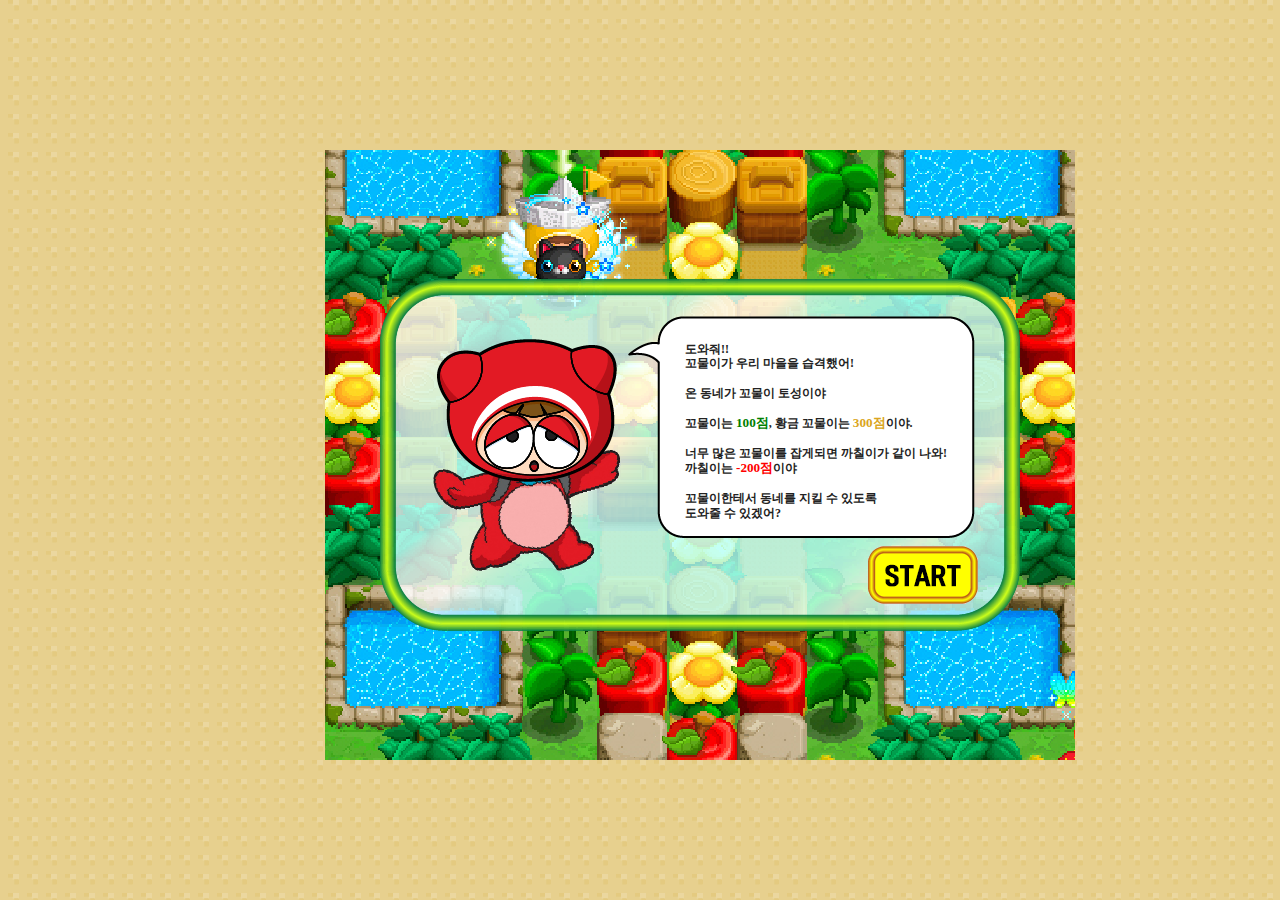
<file: index.html>
<!DOCTYPE html>
<html lang="ko">
<head>
    <meta charset="UTF-8">
    <title>꼬물이 소탕 작전</title>
    <link rel="stylesheet" href="./css/reset.css">
    <link rel="stylesheet" href="./css/style.css">
    <script src="./js/jquery.min.js"></script>
    <script src="./js/javascript.js"></script>
</head>
<body>
    <div id="wrap">
        <header><h1 class="sr-only">꼬물이 소탕작전 !</h1></header>

        <section class="project">
            <!-- 인트로 bg -->
            <div class="intro">
                <div class="intro-txt">
                    <p>
                        도와줘!! <br />
                        꼬물이가 우리 마을을 습격했어! <br />
                    </p>
                    <p>
                        온 동네가 꼬물이 토성이야
                    </p>
                    <p>
                        꼬물이는 <strong>100점</strong>, 황금 꼬물이는 <strong>300점</strong>이야.
                    </p>
                    <p>
                        너무 많은 꼬물이를 잡게되면 까칠이가 같이 나와! <br />
                        까칠이는 <strong>-200점</strong>이야
                    </p>
                    <p>
                        꼬물이한테서 동네를 지킬 수 있도록 <br />
                        도와줄 수 있겠어?
                    </p>
                </div>
                <button type="button">START</button>
            </div>

            <!-- 게임 메인화면 -->

            <div class="main">
                <h2>삼십초 안에 꼬물이를 잡지 않으면 더 늘어날 거야!</h2>
                <strong class="score">0000점</strong>
                <h3 class="timer">0:30 / 0:<span>0</span></h3>
                <ul class="main-map">
                    <li>
                        <p class="bush"><img src="./images/tree_2.png" alt="풀숲모형2번"></p>

                        <ol class="monster-box">
                            <li class="normal"><a href="#">꼬물이</a></li>
                            <li class="golden"><a href="#">황금꼬물이</a></li>
                            <li class="kkachil"><a href="#">까칠이</a></li>
                        </ol>
                    </li>
                    <li>
                        <p class="bush"><img src="./images/tree_1.png" alt="풀숲모형2번"></p>

                        <ol class="monster-box">
                            <li class="normal"><a href="#">꼬물이</a></li>
                            <li class="golden"><a href="#">황금꼬물이</a></li>
                            <li class="kkachil"><a href="#">까칠이</a></li>
                        </ol>
                    </li>
                    <li>
                        <p class="bush"><img src="./images/tree_2.png" alt="풀숲모형2번"></p>

                        <ol class="monster-box">
                            <li class="normal"><a href="#">꼬물이</a></li>
                            <li class="golden"><a href="#">황금꼬물이</a></li>
                            <li class="kkachil"><a href="#">까칠이</a></li>
                        </ol>
                    </li>
                    <li>
                        <p class="bush"><img src="./images/tree_1.png" alt="풀숲모형2번"></p>

                        <ol class="monster-box">
                            <li class="normal"><a href="#">꼬물이</a></li>
                            <li class="golden"><a href="#">황금꼬물이</a></li>
                            <li class="kkachil"><a href="#">까칠이</a></li>
                        </ol>
                    </li>
                    <li>
                        <p class="bush"><img src="./images/tree_2.png" alt="풀숲모형2번"></p>

                        <ol class="monster-box">
                            <li class="normal"><a href="#">꼬물이</a></li>
                            <li class="golden"><a href="#">황금꼬물이</a></li>
                            <li class="kkachil"><a href="#">까칠이</a></li>
                        </ol>
                    </li>
                    <li>
                        <p class="bush"><img src="./images/tree_1.png" alt="풀숲모형2번"></p>

                        <ol class="monster-box">
                            <li class="normal"><a href="#">꼬물이</a></li>
                            <li class="golden"><a href="#">황금꼬물이</a></li>
                            <li class="kkachil"><a href="#">까칠이</a></li>
                        </ol>
                    </li>
                    <li>
                        <p class="bush"><img src="./images/tree_2.png" alt="풀숲모형2번"></p>

                        <ol class="monster-box">
                            <li class="normal"><a href="#">꼬물이</a></li>
                            <li class="golden"><a href="#">황금꼬물이</a></li>
                            <li class="kkachil"><a href="#">까칠이</a></li>
                        </ol>
                    </li>
                    <li>
                        <p class="bush"><img src="./images/tree_1.png" alt="풀숲모형2번"></p>

                        <ol class="monster-box">
                            <li class="normal"><a href="#">꼬물이</a></li>
                            <li class="golden"><a href="#">황금꼬물이</a></li>
                            <li class="kkachil"><a href="#">까칠이</a></li>
                        </ol>
                    </li>
                    <li>
                        <p class="bush"><img src="./images/tree_2.png" alt="풀숲모형2번"></p>
                        
                        <ol class="monster-box">
                            <li class="normal"><a href="#">꼬물이</a></li>
                            <li class="golden"><a href="#">황금꼬물이</a></li>
                            <li class="kkachil"><a href="#">까칠이</a></li>
                        </ol>
                    </li>
                </ul>
            </div>
            <!-- 마무리 -->
            <div class="ending">
                <ul class="point">
                    <li><span class="kko"></span></li>
                    <li><span class="gold"></span></li>
                    <li><span class="kka"></span></li>
                </ul>
                <p class="total">
                    <span class="total_score"></span>
                </p>
                <ul class="link">
                    <li><a onClick="window.location.reload()" style="cursor: pointer;"></a></li>
                    <li><a href="https://ca.nexon.com/Home/Index" target="_blank"></a></li>
                </ul>
                <div class="creater">
                    <address>
                        <a href="#">만든 사람들</a>
                        <ul>
                            <li>&#9829;<span>김수현</span>&#9829;</li>
                            <li>&#9829;<span>장기봉</span>&#9829;</li>
                            <li>&#9829;<span>전찬양</span>&#9829;</li>
                            <li>&#9829;<span>정다인</span>&#9829;</li>
                            <li>&#9829;<span>한재근</span>&#9829;</li>
                        </ul>
                    </address>
                </div>
            </div>
        </section>

        <footer>
            
        </footer>
    </div>
</body>
</html>
</file>
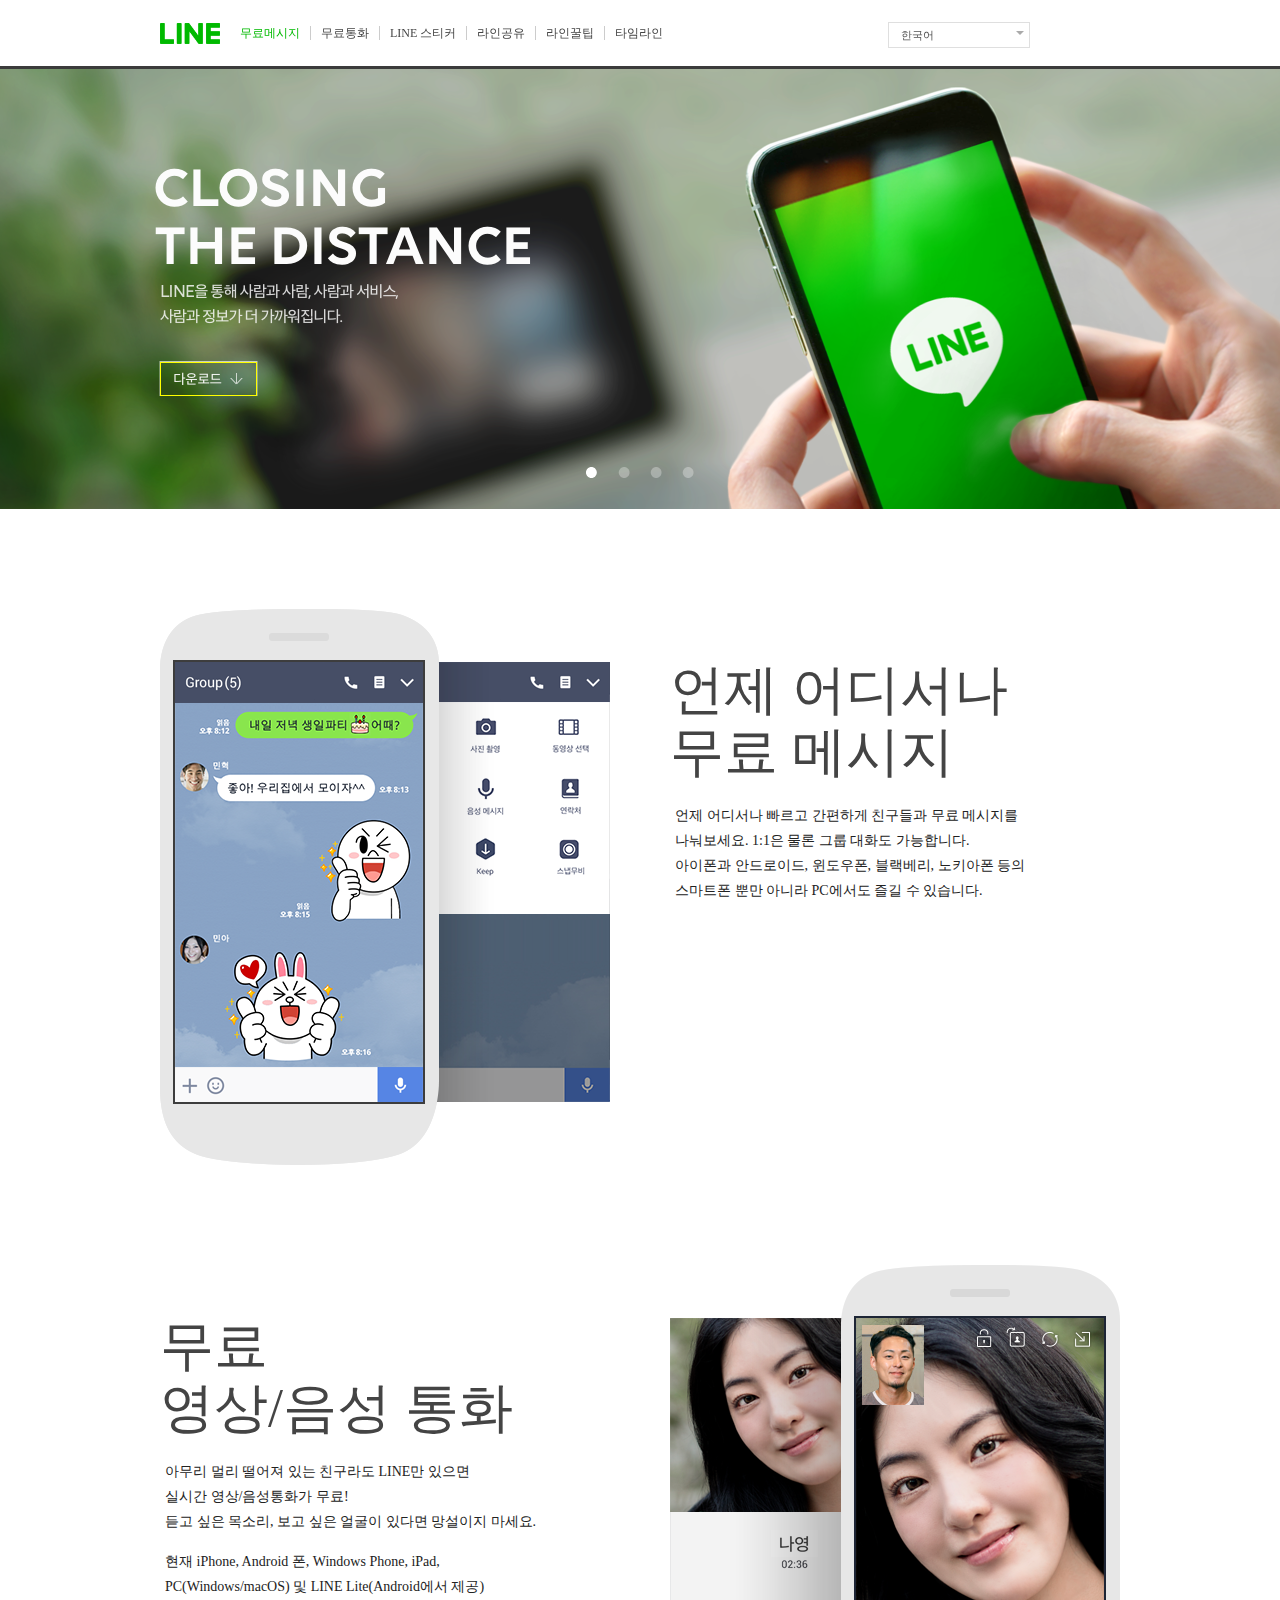
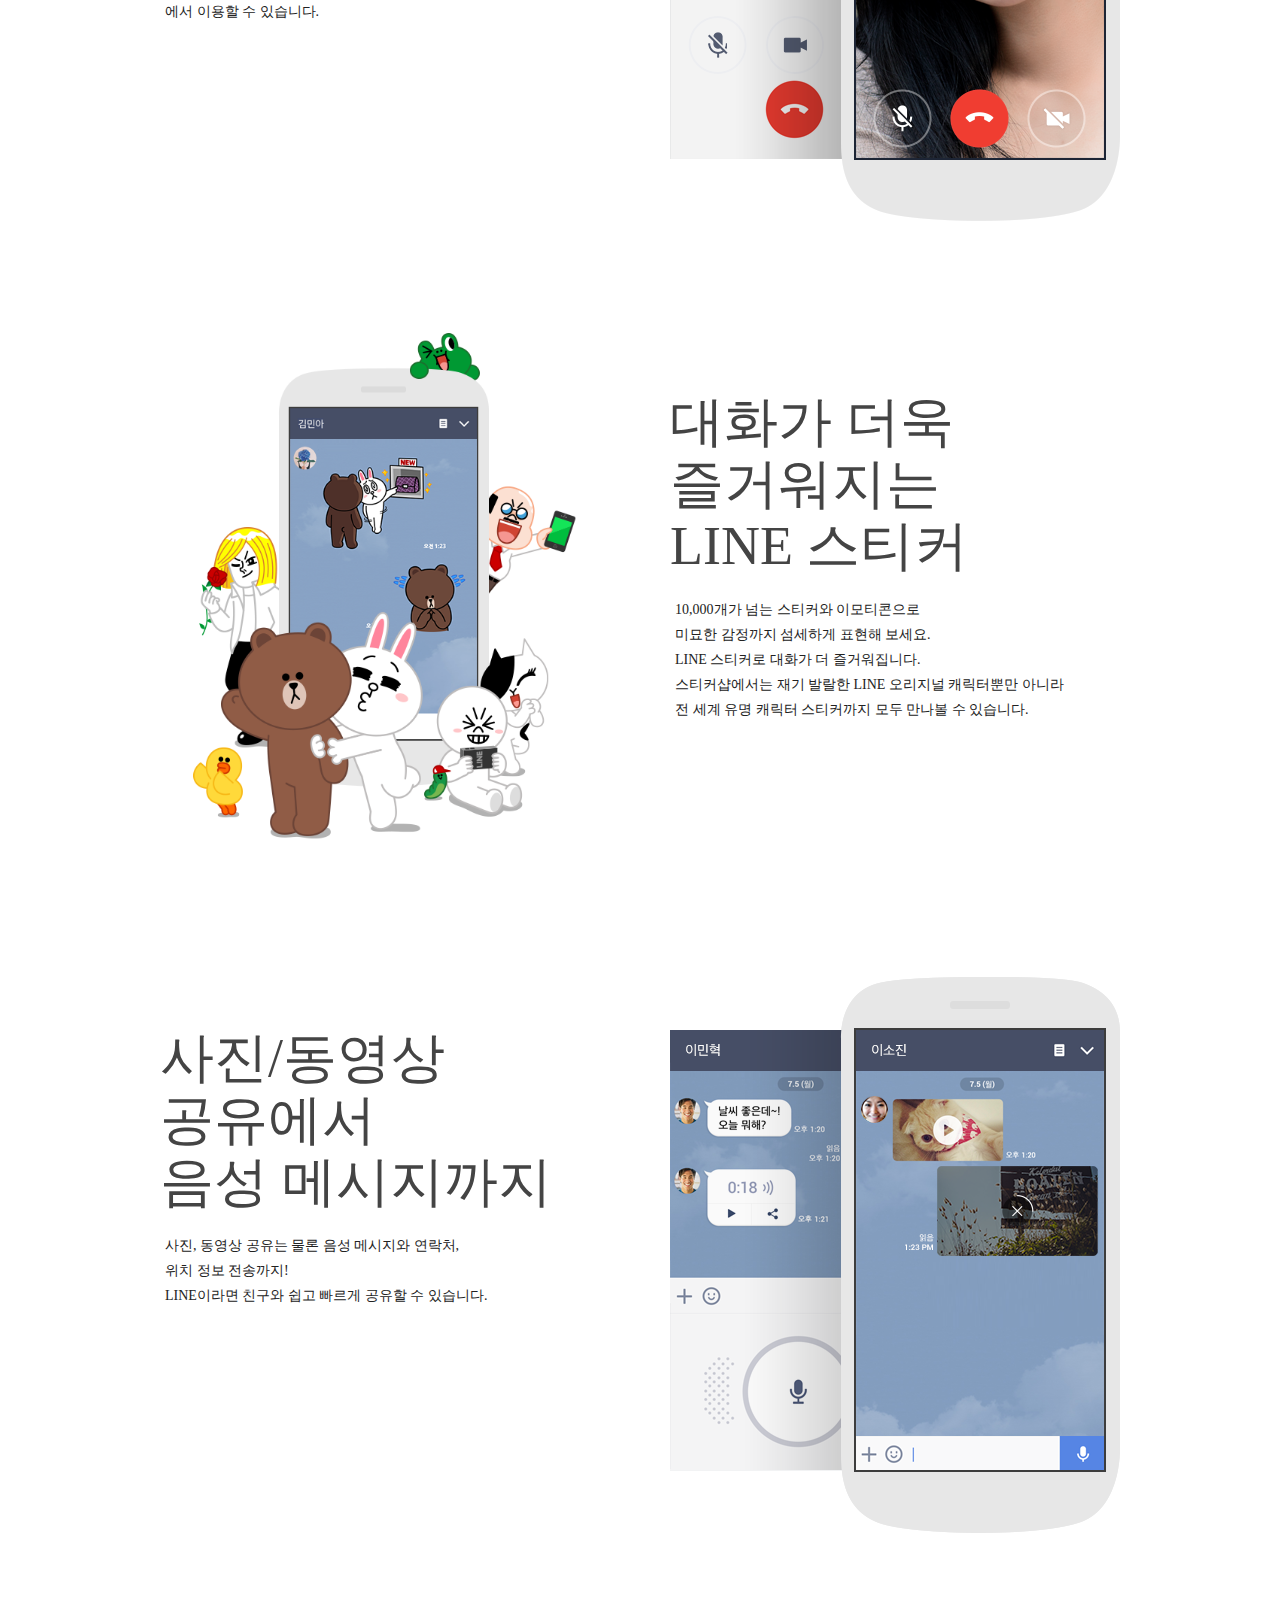
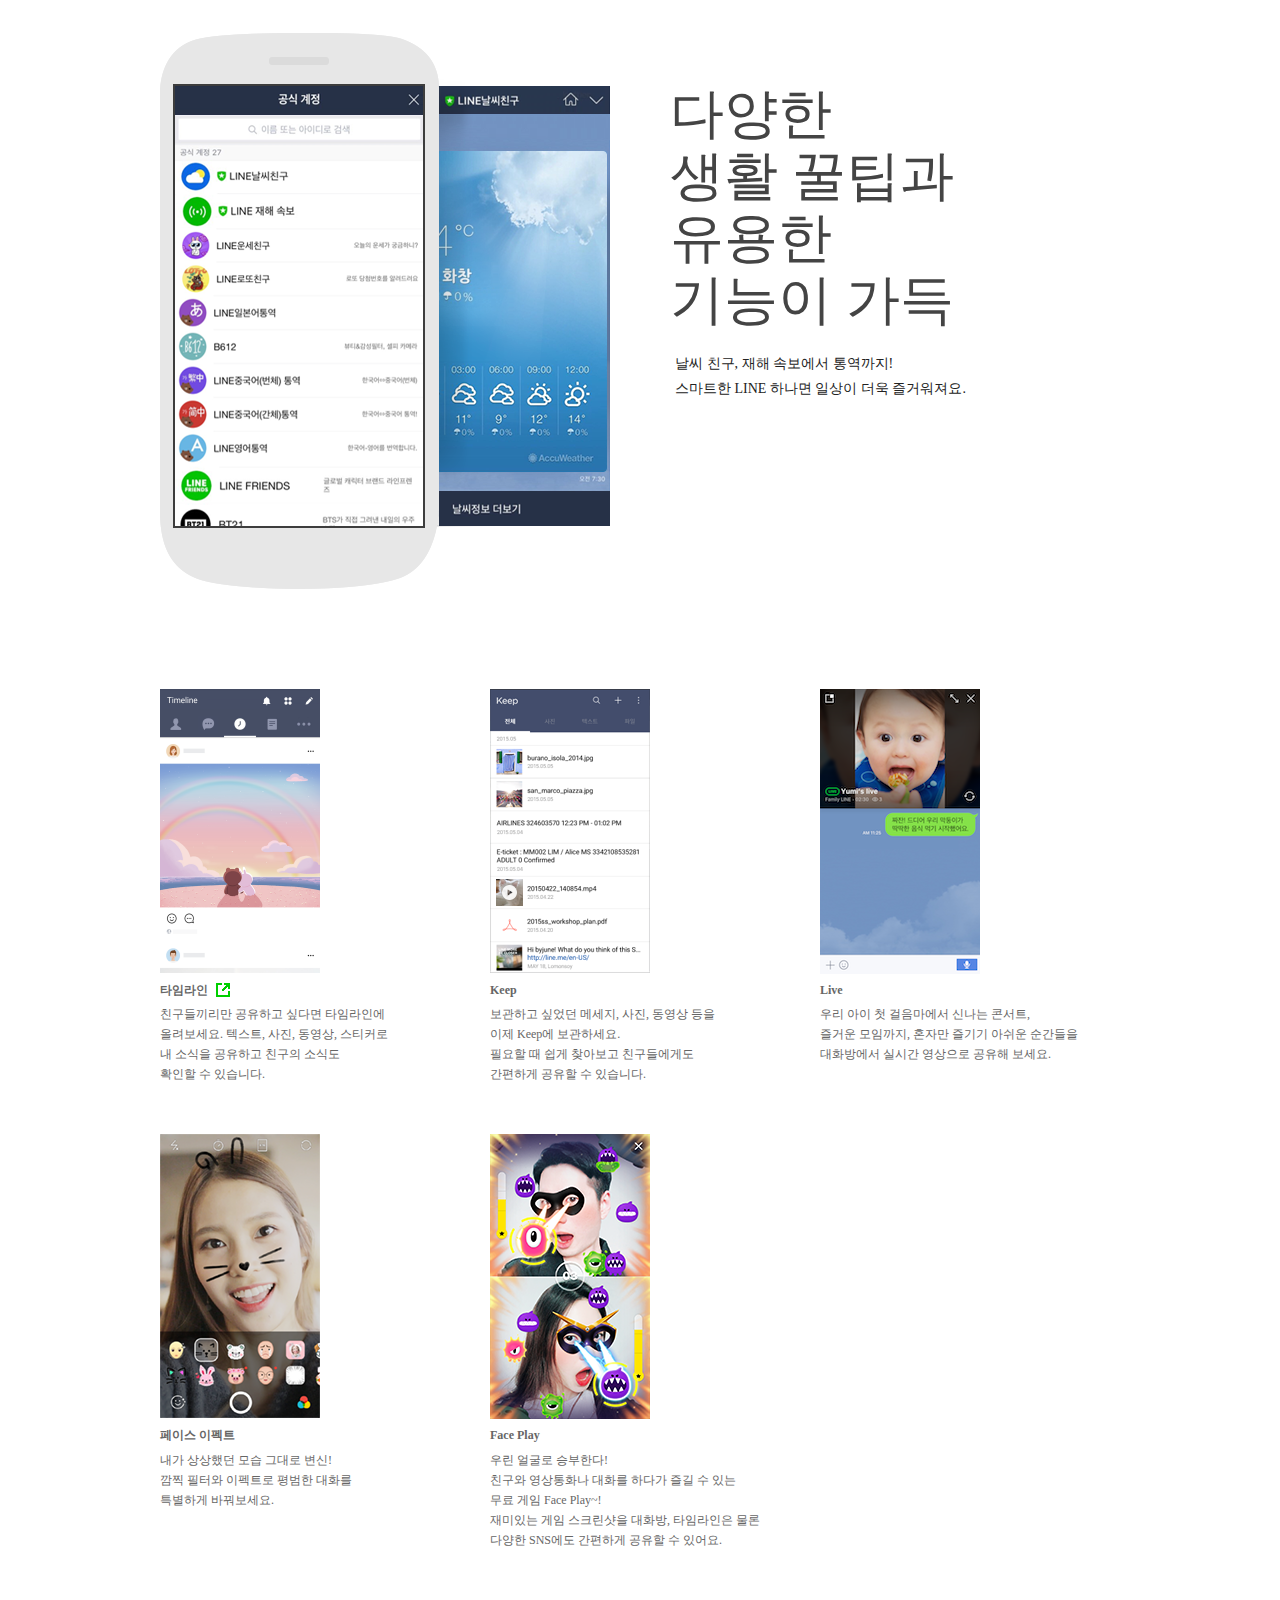
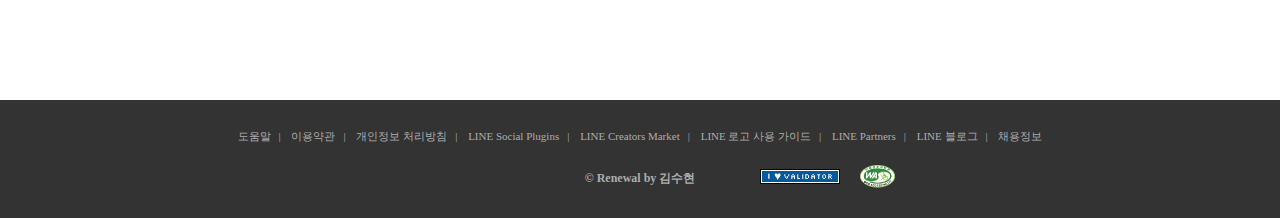
<file: 10-네이버라인-수업(0216)/index.html>
<!DOCTYPE html>
<html lang="ko">
<head>
    <meta charset="UTF-8">
    <meta name="viewport" content="width=device-width, initial-scale=1.0">
    <title>네이버 라인 리뉴얼</title>
    <!-- <link rel="stylesheet" href="./css/reset.css"> -->
    <link rel="stylesheet" href="./css/style.css">
    <script src="./js/jquery.min.js"></script>
    <script src="./js/javascript.js"></script>
</head>
<body>
    <div id="wrap">
        <header>
            <div class="container">
                <h1 class="ci"><a href="#">네이버 라인</a></h1>
                <nav>
                    <h2 class="sr-only">주요 메뉴 바로가기</h2>
                    <ul class="gnb">
                        <li class="on"><a href="#">무료메시지</a></li>
                        <li><a href="#">무료통화</a></li>
                        <li><a href="#">LINE 스티커</a></li>
                        <li><a href="#">라인공유</a></li>
                        <li><a href="#">라인꿀팁</a></li>
                        <li><a href="#">타임라인</a></li>
                    </ul>
                </nav>
                <form name="frmLang" action="#" method="post">
                    <fieldset>
                        <legend>주언어선택</legend>
                        <label for="lang">언어</label>
                        <input type="text" id="lang" name="lang" maxlength="10" disabled value="한국어">
                        <ul class="langlist">
                            <li><a href="#">日本語</a></li>
                            <li class="on"><a href="#">한국어</a></li>
                            <li><a href="#">English</a></li>
                            <li><a href="#">中文(繁體)</a></li>
                            <li><a href="#">ภาษาไทย</a></li>
                            <li><a href="#">Bahasa Indonesia</a></li>
                        </ul>
                    </fieldset>
                </form>
            </div>
        </header>
        <section>
            <h2 class="sr-only">Line의 다양한 서비스</h2>
            
            <article class="line-visual">
                <h3 class="sr-only">Line 대표 서비스</h3>
                <ul class="line-visual-container clearfix">
                    <li>
                        <p>
                            <strong>CLOSING THE DISTANCE</strong>
                            <span>LINE을 통해 사람과 사람, 사람과 서비스, 사람과 정보가 더 가까워집니다.</span>
                            <a href="#" target="_blank">다운로드</a> 
                        </p>
                        
                    </li>
                    <li>
                        <p>
                            <strong>LINERANGERS</strong>
                            <span>귀여운 라인캐릭터와 함께하는 셀리구하기 대작전!외계군단으로부터 마을과 샐리를 구해주세요!</span>
                            <a href="#" target="_blank">Android 다운로드</a>
                            <a href="#" target="_blank">IOS 다운로드</a>
                        </p>
                    </li>
                    <li>
                        <p>
                            <strong>친구들과 함께 즐기는세계 최대 아바타 SNS라인 플레이!</strong>
                            <span>나와 쏙 닮은 아바타를 만들어 나만의 프로필 사진으로 설정하고 나의 개성을 표현하는 다양한 아이템으로 패션, 인테리어를 꾸며보세요.</span>
                            <a href="#" target="_blank">Android 다운로드</a>
                            <a href="#" target="_blank">IOS 다운로드</a>
                        </p>
                    </li>
                    <li>
                        <p>
                            <strong>LINE 아이템을 다양한결제방법으로 구매할수 있는 LINE STORE</strong>
                            <span>최신 아이템과 함께 이벤트 혜택도 받아보세요!</span>
                            <a href="#" target="_blank">Line 스토어 다운로드</a>
                        </p>
                    </li>
                </ul>
                <ol class="line-visual-pagination">
                    <li class="on"><a href="#">CLOSING THE DISTANCE</a></li>
                    <li><a href="#">LINERANGERS</a></li>
                    <li><a href="#">SNS라인 플레이</a></li>
                    <li><a href="#">LINE STORE</a></li>
                </ol>
            </article>
            <hr />
            <article class="srv line-msg">
                <p class="frame"><img src="./images/line_sect_srv_msg.png" alt="#"></p>
                <div class="explain">
                    <h3>
                        언제 어디서나 <br />
                        무료 메시지
                    </h3>
                    <p>
                        언제 어디서나 빠르고 간편하게 친구들과 무료 메시지를 <br />
                        나눠보세요. 1:1은 물론 그룹 대화도 가능합니다. <br />
                        아이폰과 안드로이드, 윈도우폰, 블랙베리, 노키아폰 등의 <br />
                        스마트폰 뿐만 아니라 PC에서도 즐길 수 있습니다.
                    </p>
                </div>
            </article>
            <hr />
            <article class="srv line-tel even">
                <p class="frame"><img src="./images/line_sect_srv_tel.png" alt="#"></p>
                <div class="explain">
                    <h3>
                        무료 <br />
                        영상/음성 통화
                    </h3>
                    <p> 
                        아무리 멀리 떨어져 있는 친구라도 LINE만 있으면 <br />
                        실시간 영상/음성통화가 무료! <br />
                        듣고 싶은 목소리, 보고 싶은 얼굴이 있다면 망설이지 마세요.

                        <span>
                            현재 iPhone, Android 폰, Windows Phone, iPad, <br />
                            PC(Windows/macOS) 및 LINE Lite(Android에서 제공) <br />
                            에서 이용할 수 있습니다.    
                        </span>
                    </p>
                </div>
            </article>
            <hr />
            <article class="srv line-sticker">
                <p class="frame"><img src="./images/line_sect_srv_sticker.png" alt="#"></p>
                <div class="explain">
                    <h3>
                        대화가 더욱 <br />
                        즐거워지는 <br />
                        LINE 스티커 <br />
                    </h3>
                    <p>
                        10,000개가 넘는 스티커와 이모티콘으로 <br />
                        미묘한 감정까지 섬세하게 표현해 보세요. <br />
                        LINE 스티커로 대화가 더 즐거워집니다. <br />
                        스티커샵에서는 재기 발랄한 LINE 오리지널 캐릭터뿐만 아니라 <br />
                        전 세계 유명 캐릭터 스티커까지 모두 만나볼 수 있습니다.
                    </p>
                </div>
            </article>
            <hr />
            <article class="srv line-share even">
                <p class="frame"><img src="./images/line_sect_srv_share.png" alt="#"></p>
                <div class="explain">
                    <h3>
                        사진/동영상 <br />
                        공유에서 <br />
                        음성 메시지까지 
                    </h3>
                    <p> 
                        사진, 동영상 공유는 물론 음성 메시지와 연락처,  <br />
                        위치 정보 전송까지!  <br />
                        LINE이라면 친구와 쉽고 빠르게 공유할 수 있습니다.
                    </p>
                </div>
            </article>
            <hr />
            <article class="srv line-tip">
                <p class="frame"><img src="./images/line_sect_srv_tip.png" alt="#"></p>
                <div class="explain">
                    <h3>
                        다양한 <br />
                        생활 꿀팁과 <br />
                        유용한 <br />
                        기능이 가득
                    </h3>
                    <p>
                        날씨 친구, 재해 속보에서 통역까지! <br />
                        스마트한 LINE 하나면 일상이 더욱 즐거워져요.
                    </p>
                </div>
            </article>
            <hr />
            <article class="srv line-friends">
                <h3 class="sr-only">타임라인, Keep, Live, face</h3>
                <ul>
                    <li>
                        <span class="pht">
                            <img src="./images/line_sect_srv_friends-timeline.png" alt="#">
                        </span>
                        <h4>타임라인 <a href="#">로그인</a></h4>
                        <p>
                            친구들끼리만 공유하고 싶다면 타임라인에 <br />
                            올려보세요. 텍스트, 사진, 동영상, 스티커로 <br />
                            내 소식을 공유하고 친구의 소식도 <br />
                            확인할 수 있습니다. 
                        </p>
                    </li>
                    <li>
                        <span class="pht">
                            <img src="./images/line_sect_srv_friends-keep.png" alt="#">
                        </span>
                        <h4>Keep</h4>
                        <p>
                            보관하고 싶었던 메세지, 사진, 동영상 등을 <br />
                            이제 Keep에 보관하세요. <br />
                            필요할 때 쉽게 찾아보고 친구들에게도 <br />
                            간편하게 공유할 수 있습니다.
                        </p>
                    </li>
                    <li>
                        <span class="pht">
                            <img src="./images/line_sect_srv_friends-live.png" alt="#">
                        </span>
                        <h4>Live</h4>
                        <p>
                            우리 아이 첫 걸음마에서 신나는 콘서트, <br />
                            즐거운 모임까지, 혼자만 즐기기 아쉬운 순간들을 <br />
                            대화방에서 실시간 영상으로 공유해 보세요.
                        </p>
                    </li>
                    <li>
                        <span class="pht">
                            <img src="./images/line_sect_srv_friends-face.png" alt="#">
                        </span>
                        <h4>페이스 이펙트</h4>
                        <p>
                            내가 상상했던 모습 그대로 변신! <br />
                            깜찍 필터와 이펙트로 평범한 대화를 <br />
                            특별하게 바꿔보세요.
                        </p>
                    </li>
                    <li>
                        <span class="pht">
                            <img src="./images/line_sect_srv_friends-faceplay.png" alt="#">
                        </span>
                        <h4>Face Play</h4>
                        <p>
                            우린 얼굴로 승부한다! <br />
                            친구와 영상통화나 대화를 하다가 즐길 수 있는 <br />
                            무료 게임 Face Play~! <br />
                            재미있는 게임 스크린샷을 대화방, 타임라인은 물론 <br />
                            다양한 SNS에도 간편하게 공유할 수 있어요.
                        </p>
                    </li>
                </ul>
            </article>
        </section>
        <footer>
            <div class="container">
                <nav>
                    <h2 class="sr-only">하단메뉴</h2>
                    <p class="fnb">
                        <a href="#">도움말</a><span class="bar">|</span>
                        <a href="#">이용약관</a><span class="bar">|</span>
                        <a href="#">개인정보 처리방침</a><span class="bar">|</span>
                        <a href="#">LINE Social Plugins</a><span class="bar">|</span>
                        <a href="#">LINE Creators Market</a><span class="bar">|</span>
                        <a href="#">LINE 로고 사용 가이드</a><span class="bar">|</span>
                        <a href="#">LINE Partners</a><span class="bar">|</span>
                        <a href="#">LINE 블로그</a><span class="bar">|</span>
                        <a href="#">채용정보</a>
                    </p>
                </nav>

                <address>&copy; Renewal by 김수현</address>
                <a href="#" class="validator">HTML5 DTD 유효성 검사 통과</a>
                <a href="#" class="wa">국가공인 웹 접근성 품질인증 마크 획득</a>
            </div>
        </footer>
    </div>
</body>
</html>
</file>
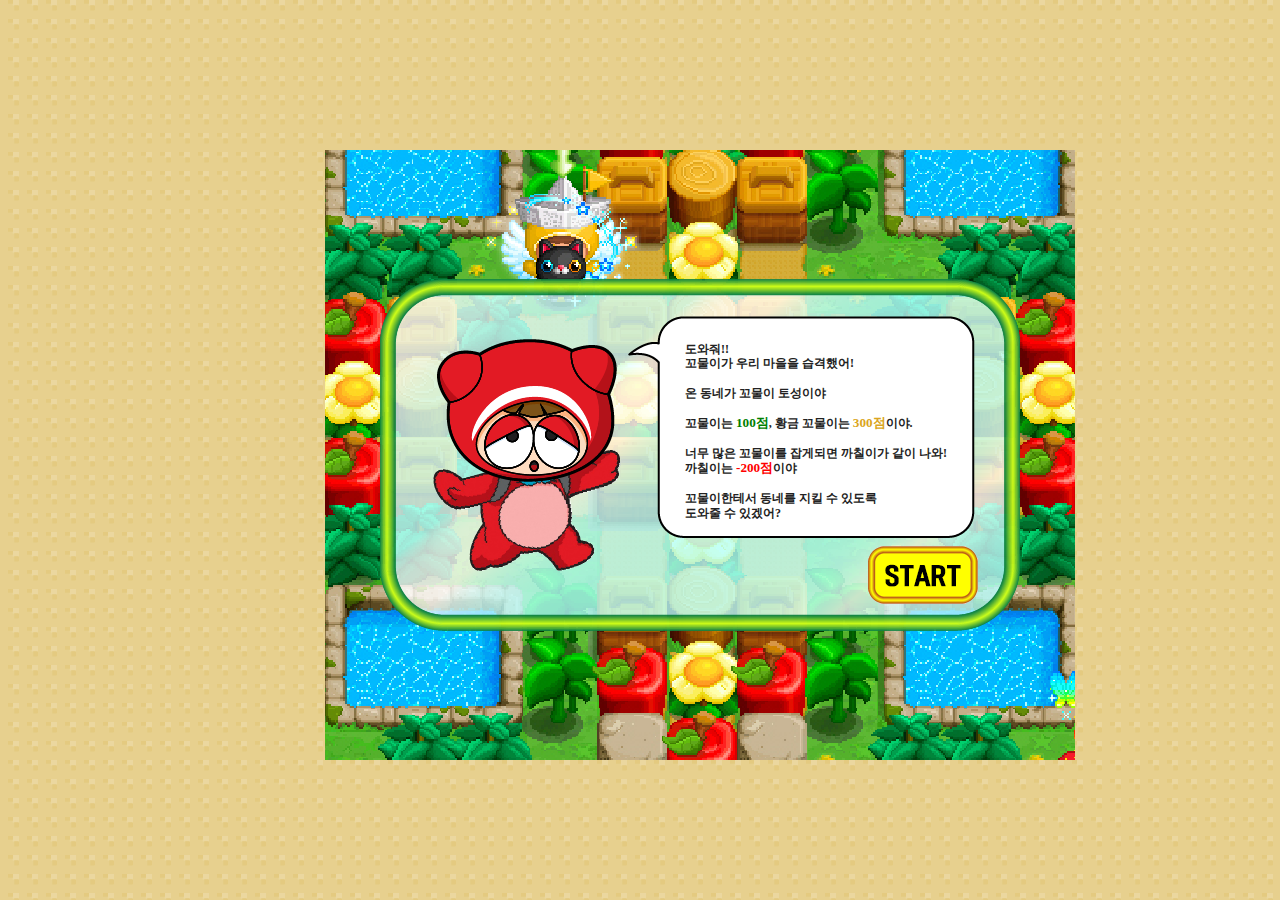
<file: game/index.html>
<!DOCTYPE html>
<html lang="ko">
<head>
    <meta charset="UTF-8">
    <title>꼬물이 소탕 작전</title>
    <link rel="stylesheet" href="./css/reset.css">
    <link rel="stylesheet" href="./css/style.css">
    <script src="./js/jquery.min.js"></script>
    <script src="./js/javascript.js"></script>
</head>
<body>
    <div id="wrap">
        <header><h1 class="sr-only">꼬물이 소탕작전 !</h1></header>

        <section class="project">
            <!-- 인트로 bg -->
            <div class="intro">
                <div class="intro-txt">
                    <p>
                        도와줘!! <br />
                        꼬물이가 우리 마을을 습격했어! <br />
                    </p>
                    <p>
                        온 동네가 꼬물이 토성이야
                    </p>
                    <p>
                        꼬물이는 <strong>100점</strong>, 황금 꼬물이는 <strong>300점</strong>이야.
                    </p>
                    <p>
                        너무 많은 꼬물이를 잡게되면 까칠이가 같이 나와! <br />
                        까칠이는 <strong>-200점</strong>이야
                    </p>
                    <p>
                        꼬물이한테서 동네를 지킬 수 있도록 <br />
                        도와줄 수 있겠어?
                    </p>
                </div>
                <button type="button">START</button>
            </div>

            <!-- 게임 메인화면 -->

            <div class="main">
                <h2>삼십초 안에 꼬물이를 잡지 않으면 더 늘어날 거야!</h2>
                <strong class="score">0000점</strong>
                <h3 class="timer">0:30 / 0:<span>0</span></h3>
                <ul class="main-map">
                    <li>
                        <p class="bush"><img src="./images/tree_2.png" alt="풀숲모형2번"></p>

                        <ol class="monster-box">
                            <li class="normal"><a href="#">꼬물이</a></li>
                            <li class="golden"><a href="#">황금꼬물이</a></li>
                            <li class="kkachil"><a href="#">까칠이</a></li>
                        </ol>
                    </li>
                    <li>
                        <p class="bush"><img src="./images/tree_1.png" alt="풀숲모형2번"></p>

                        <ol class="monster-box">
                            <li class="normal"><a href="#">꼬물이</a></li>
                            <li class="golden"><a href="#">황금꼬물이</a></li>
                            <li class="kkachil"><a href="#">까칠이</a></li>
                        </ol>
                    </li>
                    <li>
                        <p class="bush"><img src="./images/tree_2.png" alt="풀숲모형2번"></p>

                        <ol class="monster-box">
                            <li class="normal"><a href="#">꼬물이</a></li>
                            <li class="golden"><a href="#">황금꼬물이</a></li>
                            <li class="kkachil"><a href="#">까칠이</a></li>
                        </ol>
                    </li>
                    <li>
                        <p class="bush"><img src="./images/tree_1.png" alt="풀숲모형2번"></p>

                        <ol class="monster-box">
                            <li class="normal"><a href="#">꼬물이</a></li>
                            <li class="golden"><a href="#">황금꼬물이</a></li>
                            <li class="kkachil"><a href="#">까칠이</a></li>
                        </ol>
                    </li>
                    <li>
                        <p class="bush"><img src="./images/tree_2.png" alt="풀숲모형2번"></p>

                        <ol class="monster-box">
                            <li class="normal"><a href="#">꼬물이</a></li>
                            <li class="golden"><a href="#">황금꼬물이</a></li>
                            <li class="kkachil"><a href="#">까칠이</a></li>
                        </ol>
                    </li>
                    <li>
                        <p class="bush"><img src="./images/tree_1.png" alt="풀숲모형2번"></p>

                        <ol class="monster-box">
                            <li class="normal"><a href="#">꼬물이</a></li>
                            <li class="golden"><a href="#">황금꼬물이</a></li>
                            <li class="kkachil"><a href="#">까칠이</a></li>
                        </ol>
                    </li>
                    <li>
                        <p class="bush"><img src="./images/tree_2.png" alt="풀숲모형2번"></p>

                        <ol class="monster-box">
                            <li class="normal"><a href="#">꼬물이</a></li>
                            <li class="golden"><a href="#">황금꼬물이</a></li>
                            <li class="kkachil"><a href="#">까칠이</a></li>
                        </ol>
                    </li>
                    <li>
                        <p class="bush"><img src="./images/tree_1.png" alt="풀숲모형2번"></p>

                        <ol class="monster-box">
                            <li class="normal"><a href="#">꼬물이</a></li>
                            <li class="golden"><a href="#">황금꼬물이</a></li>
                            <li class="kkachil"><a href="#">까칠이</a></li>
                        </ol>
                    </li>
                    <li>
                        <p class="bush"><img src="./images/tree_2.png" alt="풀숲모형2번"></p>
                        
                        <ol class="monster-box">
                            <li class="normal"><a href="#">꼬물이</a></li>
                            <li class="golden"><a href="#">황금꼬물이</a></li>
                            <li class="kkachil"><a href="#">까칠이</a></li>
                        </ol>
                    </li>
                </ul>
            </div>
            <!-- 마무리 -->
            <div class="ending">
                <ul class="point">
                    <li><span class="kko"></span></li>
                    <li><span class="gold"></span></li>
                    <li><span class="kka"></span></li>
                </ul>
                <p class="total">
                    <span class="total_score"></span>
                </p>
                <ul class="link">
                    <li><a onClick="window.location.reload()" style="cursor: pointer;"></a></li>
                    <li><a href="https://ca.nexon.com/Home/Index" target="_blank"></a></li>
                </ul>
                <div class="creater">
                    <address>
                        <a href="#">만든 사람들</a>
                        <ul>
                            <li>&#9829;<span>김수현</span>&#9829;</li>
                            <li>&#9829;<span>장기봉</span>&#9829;</li>
                            <li>&#9829;<span>전찬양</span>&#9829;</li>
                            <li>&#9829;<span>정다인</span>&#9829;</li>
                            <li>&#9829;<span>한재근</span>&#9829;</li>
                        </ul>
                    </address>
                </div>
            </div>
        </section>

        <footer>
            
        </footer>
    </div>
</body>
</html>
</file>
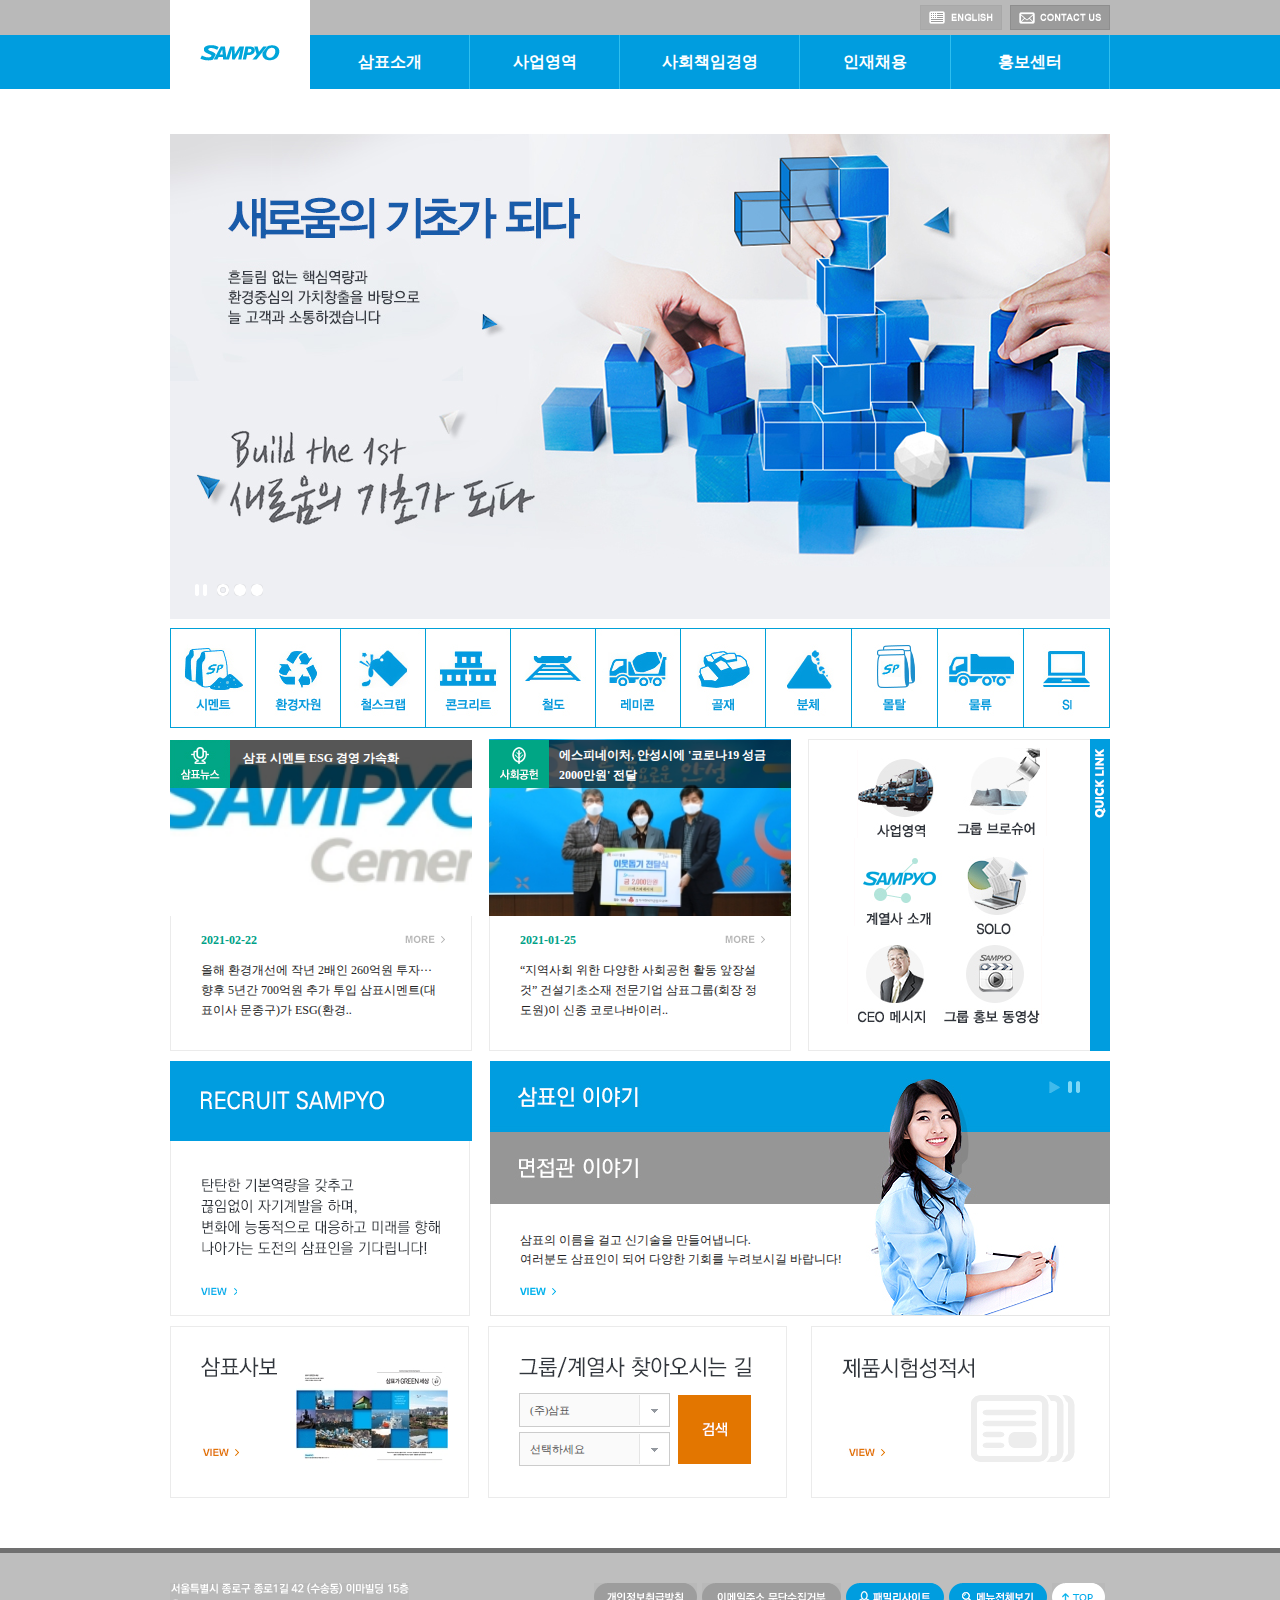
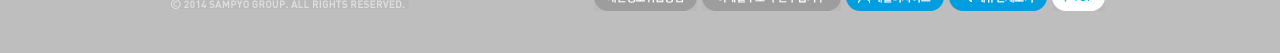
<file: 삼표/index.html>
<!DOCTYPE HTML>
<html lang="ko">
<head>
	<meta charset="UTF-8">
	<title>삼표 그룹</title>
	<link rel="stylesheet" href="./css/reset.css">
	<link rel="stylesheet" href="./css/style.css">
	<script src="./js/jquery.min.js"></script>
	<script src="./js/javascript.js"></script>
	<script src="./js/container.js"></script>
	<script src="./js/story.js"></script>
	<script src="./js/option.js"></script>
</head>
<body>
	<div id="wrap">
		<header>
			<h1><a href="#">삼표</a></h1>

			<div>
				<ul class="snb">
					<li><a href="">In English</a></li>
					<li><a href="">ContactUs</a></li>
				</ul>
			</div>

			<nav>
				<ul class="gnb">
					<li>
						<a href="#">삼표소개<span class="bar"></span></a>
						<ol class="sub">
						   <li><a href="#">개요</a></li>
						   <li><a href="#">비전</a></li>
						   <li><a href="#">CEO메시지</a></li>
						   <li><a href="#">CI</a></li>
						   <li><a href="#">연혁</a></li>
						   <li><a href="#">그룹사현황</a></li>
						</ol>
					 </li>
					 <li>
						<a href="#">사업영역<span class="bar"></span></a>
						<ol class="sub">
						   <li><a href="#">레미콘</a></li>
						   <li><a href="#">골재</a></li>
						   <li><a href="#">시멘트</a></li>
						   <li><a href="#">분체</a></li>
						   <li><a href="#">콘크리트</a></li>
						   <li><a href="#">철도</a></li>
						   <li><a href="#">철스크랩</a></li>
						   <li><a href="#">환경자원</a></li>
						   <li><a href="#">물류</a></li>
						   <li><a href="#">SI</a></li>
						   <li><a href="#">기술개발</a></li>
						</ol>
					 </li>
					 <li>
						<a href="#">사회책임경영<span class="bar"></span></a>
						<ol class="sub">
						   <li><a href="#">사회공헌</a></li>
						   <li><a href="#">환경경영</a></li>
						   <li><a href="#">사이버 감사실</a></li>
						</ol>                  
					 </li>
					 <li>
						<a href="#">인재채용<span class="bar"></span></a>
						<ol class="sub">
						   <li><a href="#">인재상</a></li>
						   <li><a href="#">인사제도</a></li>
						   <li><a href="#">인재육성</a></li>
						   <li><a href="#">채용안내</a></li>
						   <li><a href="#">삼표인</a></li>
						</ol>                  
					 </li>
					 <li>
						<a href="#">홍보센터<span class="bar"></span></a>
						<ol class="sub">
						   <li><a href="#">삼표소식</a></li>
						   <li><a href="#">삼표사보</a></li>
						   <li><a href="#">홍보영상</a></li>
						   <li><a href="#">삼표 브로슈어</a></li>
						   <li><a href="#">공고</a></li>
						</ol>                  
					 </li>
				</ul>
			</nav>
		</header>
		<section>
			<h2>기사</h2>
            <div id="section">
                <ul class="container">
                    <li>1</li>
                    <li>2</li>
                    <li>3</li>
                </ul>
                
                <ul class="prev">
                    <li class="prev"><a href="#">이전</a></li>
                    <li class="next"><a href="#">다음</a></li>
                </ul>

                <ol class="button">
                    <li class="on"><a href="#">1</a></li>
                    <li><a href="#">2</a></li>
                    <li><a href="#">3</a></li>
                </ol>

                <a href="#" class="play">p</a>
                <a href="#" class="stop">s</a>
            </div>

			<div class="bar">
				<p><a href="#"><img src="./images/main_util_ico_v3.jpg" alt="#"></a></p>
			</div>

			<div id="middle">
				<div class="article">
					<ul class="article1">
						<li class="pht">1</li>
						<li class="txt">
							<strong>2021-02-22</strong> <br />
							올해 환경개선에 작년 2배인 260억원 투자···향후 5년간 700억원 추가 
							투입 삼표시멘트(대표이사 문종구)가 ESG(환경..
						</li>
						<li class="more"><a href="#">more</a></li>
					</ul>

					<ul class="article2">
						<li class="pht">에스피네이처</li>
						<li class="txt">
							<strong>2021-01-25</strong> <br />
							“지역사회 위한 다양한 사회공헌 활동 앞장설 것” 건설기초소재 전문기업 
							삼표그룹(회장 정도원)이 신종 코로나바이러..
						</li>
						<li class="more"><a href="#">more</a></li>
					</ul>

					<ul class="article3">
						<li><a href="#">사업영역</a></li>
						<li><a href="#">그룹 브로슈어</a></li>
						<li><a href="#">계열사 소개</a></li>
						<li><a href="#">SOLO</a></li>
						<li><a href="#">CEO메시지</a></li>
						<li><a href="#">그룹 홍보 동영상</a></li>
						<li>quickmenu</li>
					</ul>
				</div>

				<div class="box">
					<div class="pic1">
						<ul>
							<li class="notice">삼표뉴스</li>
							<li>
								<strong>삼표 시멘트 ESG 경영 가속화</strong>
							</li>
						</ul>
					</div>

					<div class="pic2">
						<ul>
							<li class="news">사회공헌</li>
							<li class="txt">
								<strong>
									에스피네이처, 안성시에 '코로나19 성금
									2000만원' 전달
								</strong>	
							</li>
						</ul>
					</div>
				</div>
				<div class="slides">
					<ol class="article4">
						<li>recruit sampyo</li>
						<li>recruit sampyo</li>
						<li>탄탄한 기본 역량을-</li>
						<li>view</li>
					</ol>

					<ul class="story">
						<li>
							<h2 class="sr-only">삼표인 이야기</h2>
							<a href="#" class="story_1">면접관 이야기 바로가기</a>
							<p>
								삼표의 이름을 걸고 신기술을 만들어냅니다. <br /> 
								여러분도 삼표인이 되어 다양한 기회를 누려보시길 바랍니다!
							</p>
							<a href="#">view</a>
						</li>
						<li>
							<h2 class="sr-only">면접관 이야기</h2>
							<a href="#" class="story_2">삼표인 이야기 바로가기</a>
		
							<p>
								면접관 이야기한결같은 열정으로 꿈을 이룹니다. 삼표인이 되고자 하시는 <br />
								분들에게 당부하고 싶은 이야기를 전해드립니다.
							</p>
							<a href="#">view</a>
						</li>
					</ul>
		
					<a href="#" class="btn_play">자동재생</a>
					<a href="#" class="btn_stop">재생멈춤</a>
				</div>

				<div class="option">

					<ol class="article5">
						<li>삼표사보</li>
						<li><a href="#">이미지</a></li>
						<li><a href="#">view</a></li>
					</ol>

					<div class="select">
						<h2 class="text-center">그룹/계열사 찾아오시는 길</h2>
						<form name="selecCompanyName" action="#" method="POST">
							<fieldset class="select-name">
								<legend>회사 선택</legend>
								<input id="selName" name="selName" type="text" disabled value="(주)삼표">
								<label for="selName">회사 선택하기</label>
								<ul>
									<li><a href="#" class="on">(주)삼표</a></li>
									<li><a href="#">(주)삼표산업</a></li>
									<li><a href="#">삼표피앤씨(주)</a></li>
									<li><a href="#">(주)홍명산업</a></li>
									<li><a href="#">(주)앤알씨</a></li>
									<li><a href="#">(주)팬트랙</a></li>
									<li><a href="#">(주)네비앤알이씨</a></li>
									<li><a href="#">(주)삼척이앤씨</a></li>
									<li><a href="#">(주)삼표시멘트</a></li>
									<li><a href="#">(주)알엠씨</a></li>
									<li><a href="#">(주)에스피네이처</a></li>
									<li><a href="#">(주)에스피환경</a></li>
									<li><a href="#">삼표레일웨이(주)</a></li>
								</ul>
							</fieldset>
						</form> 
						<form name="selecCompanyDiv" action="#" method="POST">
							<fieldset class="select-div">
								<legend>영역 선택</legend>
								<label for="selDiv">영역 선택하기</label>
								<input id="selDiv" name="selDiv" type="text" disabled value="선택하세요">
								<ul class="select-sampyo">
									<li class="on"><a href="#">선택하세요</a></li>
									<li><a href="#">물류</a></li>
									<li><a href="#">SI</a></li>
								</ul>
								<ul class="select-sampyo_industry">
									<li class="on"><a href="#">선택하세요</a></li>
									<li><a href="#">골재</a></li>
									<li><a href="#">레미콘</a></li>
									<li><a href="#">몰탈</a></li>
								</ul>
								<ul class="select-sampyo_pnc">
									<li class="on"><a href="#">선택하세요</a></li>
									<li><a href="#">콘크리트</a></li>
								</ul>
								<ul class="select-hongmyeong_industry">
									<li class="on"><a href="#">선택하세요</a></li>
									<li><a href="#">환경자원</a></li>
								</ul>
								<ul class="select-nrc">
									<li class="on"><a href="#">선택하세요</a></li>
									<li><a href="#">골재</a></li>
								</ul>
								<ul class="select-pantrack">
									<li class="on"><a href="#">선택하세요</a></li>
									<li><a href="#">철도</a></li>
								</ul>
								<ul class="select-navi_nrec">
									<li class="on"><a href="#">선택하세요</a></li>
									<li><a href="#">환경자원_bak</a></li>
								</ul>
								<ul class="select-samcheok_enc">
									<li class="on"><a href="#">선택하세요</a></li>
									<li><a href="#">환경자원</a></li>
								</ul>
								<ul class="select-sampyo_cement">
									<li class="on"><a href="#">선택하세요</a></li>
									<li><a href="#">시멘트</a></li>
								</ul>
								<ul class="select-rmc">
									<li class="on"><a href="#">선택하세요</a></li>
									<li><a href="#">레미콘</a></li>
								</ul>
								<ul class="select-sp_nature">
									<li class="on"><a href="#">선택하세요</a></li>
									<li><a href="#">골재</a></li>
									<li><a href="#">분체</a></li>
									<li><a href="#">철스크랩</a></li>
									<li><a href="#">콘크리트</a></li>
									<li><a href="#">환경자원</a></li>
									<li><a href="#">환경자원_bak</a></li>
								</ul>
								<ul class="select-sp_envi">
									<li class="on"><a href="#">선택하세요</a></li>
									<li><a href="#">환경자원</a></li>
								</ul>
								<ul class="select-sampyo_railway">
									<li class="on"><a href="#">선택하세요</a></li>
									<li><a href="#">철도</a></li>             
								</ul>
							</fieldset>
						</form>

						<button type="button">검색</button>
					</div>
					
					<ol class="article6">
						<li>제품 시험 성적서</li>
						<li>이미지</li>
						<li><a href="#">view</a></li>
					</ol>
				
			</div>
        </section>

		<footer>
			<div class="footer">
				<address>삼표 주소</address>
				<ul>
					<li><a href="#">개인정보취급방침</a></li>
					<li><a href="#">이메일주소무단수집거부</a></li>
					<li><a href="#">패밀리사이트</a></li>
					<li><a href="#">메뉴전체보기</a></li>
					<li><a href="#">top</a></li>
				</ul>
			</div>
		
		</footer>
	</div>
</body>
</html>
</file>
<file: css/style.css>
@charset "utf-8";

body{
    background-image: url(../images/body_bg.png);
}
#wrap{
    width: 1400px;
    margin: 0 auto;
    font-family: 'noto sans kr';
}

header>h1{
    height: 150px;
    font-size: 40px;
    line-height: 150px;
    text-align: center;
}



/* 섹션 - 인트로 영역 */

.project{
    position: relative;
    width: 100%;
    margin: 0 auto;
}


.intro{
    /* display: none; */
    position: absolute;
    top: 150px;
    left: 50%;
    width: 750px;
    height: 610px;
    margin-left: -375px;
    background-image: url(../images/intro_bg.png);
    background-repeat: no-repeat;
    z-index: 500;
}

.intro>.intro-txt{
    position: absolute;
    top: 29%;
    left: 46%;
    width: 300px;
}

.intro>.intro-txt>p{
    margin: 15px;
    font-weight: bold;
}

.intro>.intro-txt>p>strong{
    font-size: 1.1em;
}
.intro>.intro-txt>p:nth-child(3)>strong:nth-child(1){color: green;}
.intro>.intro-txt>p:nth-child(3)>strong:nth-child(2){color: goldenrod;}
.intro>.intro-txt>p:nth-child(4)>strong{color: #f00;}

.intro>button{
    position: absolute;
    right: 13%;
    bottom: 24%;
    display: block;
    width: 110px;
    height: 68px;
    text-indent: -9999px;
    outline: none;
    background: none;
    border: none;
    background-image: url(../images/intro-btn_start.png);
    background-repeat: no-repeat;
}
.intro>button:hover{background-image: url(../images/intro-btn_start_hover.png);}



/* 메인게임 영역 */


.main{
    display: none;
    position: relative;
    width: 1341px;
    height: 923px;
    background-image: url(../images/main_bg.png);
    background-repeat: no-repeat;
}

.main>h2{
    position: absolute;
    top: 18%;
    left: 33%;
    width: 500px;
    height: 50px;
    line-height: 50px;
    font-size: 1.8em;
}
.main>h3{
    position: absolute;
    top: 65px;
    left: 33%;
    width: 500px;
    height: 50px;
    line-height: 50px;
    font-size: 1.8em;
}
.main>.score{
    position: absolute;
    top: 75px;
    left: 58%;
    font-size: 40px;
}

.main>.main-map{
    display: flex;
    flex-wrap: wrap;
    position: absolute;
    top: 265px;
    left: 435px;
    width: 511px;
    height: 601px;
    background-image: url(../images/main-map.png);
}

.main>.main-map>li{
    position: relative;
    width: 170px;
}


.main>.main-map>li>.bush{
    position: absolute;
    /* top: 20%; */
    left: 0;
    width: 86px;
    height: 121px;
    z-index: 300;
}

/* 가로 기준 부쉬 위치조정 */

.main>.main-map>li:nth-child(1)>.bush,
.main>.main-map>li:nth-child(2)>.bush,
.main>.main-map>li:nth-child(3)>.bush{top: 47%;}

.main>.main-map>li:nth-child(4)>.bush,
.main>.main-map>li:nth-child(5)>.bush,
.main>.main-map>li:nth-child(6)>.bush{top: 30%;}

.main>.main-map>li:nth-child(7)>.bush,
.main>.main-map>li:nth-child(8)>.bush,
.main>.main-map>li:nth-child(9)>.bush{top: 18%;}


.main>.main-map>li>.bush>img{
    display: block;
    width: 100%;
    height: 100%;
}


/* 꼬물이  */

.main>.main-map>li>.monster-box{
    position: relative;
}

.main>.main-map>li>.monster-box>li{
    position: absolute;
    width: 86px;
    opacity: 1;
}

/* 가로 기준 꼬물이 위치조정 */
.main>.main-map>li:nth-child(1)>.monster-box>li,
.main>.main-map>li:nth-child(2)>.monster-box>li,
.main>.main-map>li:nth-child(3)>.monster-box>li{
    top: 110px;
    left: 0;
    /* right: 0; */
}

.main>.main-map>li:nth-child(4)>.monster-box>li,
.main>.main-map>li:nth-child(5)>.monster-box>li,
.main>.main-map>li:nth-child(6)>.monster-box>li{
    top: 75px;
    left: 0;
    /* right: 0; */
}

.main>.main-map>li:nth-child(7)>.monster-box>li,
.main>.main-map>li:nth-child(8)>.monster-box>li,
.main>.main-map>li:nth-child(9)>.monster-box>li{
    top: 50px;
    /* left: 0; */
    /* right: 0; */
}

/* 꼬물이 이미지 */
.main>.main-map>li>.monster-box>.normal{background-image: url(../images/normal_kkomul_1.png);}
.main>.main-map>li>.monster-box>.golden{background-image: url(../images/golden-kkomul_1.png);}
.main>.main-map>li>.monster-box>.kkachil{background-image: url(../images/kkachil_1.png);}

.main>.main-map>li>.monster-box>li>a{
    display: block;
    height: 106px;
    text-indent: -9999px;
    background-repeat: no-repeat;
}

.normal{
display: none;
}
.golden{
display: none;
}
.kkachil{
display: none;
}
.ending{
    display: none;
    position: absolute;
    top: 150px;
    left: 50%;
    margin-left: -375px;
    width: 750px;;
    height: 610px;
    background-image: url(../images/finish.png);
    z-index: 500;
}
.ending>.point{
    display: flex;
    justify-content: space-between;
    position: absolute;
    top: 210px;
    left: 50%;
    margin-left: -45px;
    width: 175px;
    height: 30px;
    /* background-color: pink; */
}
.ending>.point>li{
    width: 50px;
    font-size: 14px;
    font-weight: bold;
}
.ending>.total{
    position: absolute;
    top: 210px;
    right: 120px;
    width: 80px;
    height: 30px;
    font-weight: bold;
    font-size: 14px;
    /* background-color: pink; */
}
.ending>.link{
    display: flex;
    justify-content: space-between;
    position: absolute;
    /* background-color: pink; */
    top: 400px;
    left: 300px;
    width: 345px;
    height: 50px;
}
.ending>.link>li>a{
    display: block;
    width: 150px;
    height: 50px;
    /* background-color: yellowgreen; */
}
.ending>.creater>address{
    position: absolute;
    left: 100px;
    top: 165px;
    width: 160px;
    
}
.ending>.creater>address>a{
    display: block;
    height: 60px;
    line-height: 60px;
    font-size: 20px;
    text-align: center;
    font-weight: 800;
    border-radius: 15px;
    background-image: url(../images/outro_btn.png);
    background-position: -170px -68px;
}
.ending>.creater>address>ul{display: none;}
.ending>.creater>address>ul>li{
    width: 160px;
    height: 60px;
    text-align: center;
    line-height: 60px;
    background-image: url(../images/outro_btn.png);
    background-position: -170px -5px;
    font-size: 15px;
    color: #f00;
}
.ending>.creater>address>ul>li>span{
    color: #222;
    font-weight: 800;
}
</file>
<file: game/css/style.css>
@charset "utf-8";

body{
    background-image: url(../images/body_bg.png);
}
#wrap{
    width: 1400px;
    margin: 0 auto;
    font-family: 'noto sans kr';
}

header>h1{
    height: 150px;
    font-size: 40px;
    line-height: 150px;
    text-align: center;
}



/* 섹션 - 인트로 영역 */

.project{
    position: relative;
    width: 100%;
    margin: 0 auto;
}


.intro{
    /* display: none; */
    position: absolute;
    top: 150px;
    left: 50%;
    width: 750px;
    height: 610px;
    margin-left: -375px;
    background-image: url(../images/intro_bg.png);
    background-repeat: no-repeat;
    z-index: 500;
}

.intro>.intro-txt{
    position: absolute;
    top: 29%;
    left: 46%;
    width: 300px;
}

.intro>.intro-txt>p{
    margin: 15px;
    font-weight: bold;
}

.intro>.intro-txt>p>strong{
    font-size: 1.1em;
}
.intro>.intro-txt>p:nth-child(3)>strong:nth-child(1){color: green;}
.intro>.intro-txt>p:nth-child(3)>strong:nth-child(2){color: goldenrod;}
.intro>.intro-txt>p:nth-child(4)>strong{color: #f00;}

.intro>button{
    position: absolute;
    right: 13%;
    bottom: 24%;
    display: block;
    width: 110px;
    height: 68px;
    text-indent: -9999px;
    outline: none;
    background: none;
    border: none;
    background-image: url(../images/intro-btn_start.png);
    background-repeat: no-repeat;
}
.intro>button:hover{background-image: url(../images/intro-btn_start_hover.png);}



/* 메인게임 영역 */


.main{
    display: none;
    position: relative;
    width: 1341px;
    height: 923px;
    background-image: url(../images/main_bg.png);
    background-repeat: no-repeat;
}

.main>h2{
    position: absolute;
    top: 18%;
    left: 33%;
    width: 500px;
    height: 50px;
    line-height: 50px;
    font-size: 1.8em;
}
.main>h3{
    position: absolute;
    top: 65px;
    left: 33%;
    width: 500px;
    height: 50px;
    line-height: 50px;
    font-size: 1.8em;
}
.main>.score{
    position: absolute;
    top: 75px;
    left: 58%;
    font-size: 40px;
}

.main>.main-map{
    display: flex;
    flex-wrap: wrap;
    position: absolute;
    top: 265px;
    left: 435px;
    width: 511px;
    height: 601px;
    background-image: url(../images/main-map.png);
}

.main>.main-map>li{
    position: relative;
    width: 170px;
}


.main>.main-map>li>.bush{
    position: absolute;
    /* top: 20%; */
    left: 0;
    width: 86px;
    height: 121px;
    z-index: 300;
}

/* 가로 기준 부쉬 위치조정 */

.main>.main-map>li:nth-child(1)>.bush,
.main>.main-map>li:nth-child(2)>.bush,
.main>.main-map>li:nth-child(3)>.bush{top: 47%;}

.main>.main-map>li:nth-child(4)>.bush,
.main>.main-map>li:nth-child(5)>.bush,
.main>.main-map>li:nth-child(6)>.bush{top: 30%;}

.main>.main-map>li:nth-child(7)>.bush,
.main>.main-map>li:nth-child(8)>.bush,
.main>.main-map>li:nth-child(9)>.bush{top: 18%;}


.main>.main-map>li>.bush>img{
    display: block;
    width: 100%;
    height: 100%;
}


/* 꼬물이  */

.main>.main-map>li>.monster-box{
    position: relative;
}

.main>.main-map>li>.monster-box>li{
    position: absolute;
    width: 86px;
    opacity: 1;
}

/* 가로 기준 꼬물이 위치조정 */
.main>.main-map>li:nth-child(1)>.monster-box>li,
.main>.main-map>li:nth-child(2)>.monster-box>li,
.main>.main-map>li:nth-child(3)>.monster-box>li{
    top: 110px;
    left: 0;
    /* right: 0; */
}

.main>.main-map>li:nth-child(4)>.monster-box>li,
.main>.main-map>li:nth-child(5)>.monster-box>li,
.main>.main-map>li:nth-child(6)>.monster-box>li{
    top: 75px;
    left: 0;
    /* right: 0; */
}

.main>.main-map>li:nth-child(7)>.monster-box>li,
.main>.main-map>li:nth-child(8)>.monster-box>li,
.main>.main-map>li:nth-child(9)>.monster-box>li{
    top: 50px;
    /* left: 0; */
    /* right: 0; */
}

/* 꼬물이 이미지 */
.main>.main-map>li>.monster-box>.normal{background-image: url(../images/normal_kkomul_1.png);}
.main>.main-map>li>.monster-box>.golden{background-image: url(../images/golden-kkomul_1.png);}
.main>.main-map>li>.monster-box>.kkachil{background-image: url(../images/kkachil_1.png);}

.main>.main-map>li>.monster-box>li>a{
    display: block;
    height: 106px;
    text-indent: -9999px;
    background-repeat: no-repeat;
}

.normal{
display: none;
}
.golden{
display: none;
}
.kkachil{
display: none;
}
.ending{
    display: none;
    position: absolute;
    top: 150px;
    left: 50%;
    margin-left: -375px;
    width: 750px;;
    height: 610px;
    background-image: url(../images/finish.png);
    z-index: 500;
}
.ending>.point{
    display: flex;
    justify-content: space-between;
    position: absolute;
    top: 210px;
    left: 50%;
    margin-left: -45px;
    width: 175px;
    height: 30px;
    /* background-color: pink; */
}
.ending>.point>li{
    width: 50px;
    font-size: 14px;
    font-weight: bold;
}
.ending>.total{
    position: absolute;
    top: 210px;
    right: 120px;
    width: 80px;
    height: 30px;
    font-weight: bold;
    font-size: 14px;
    /* background-color: pink; */
}
.ending>.link{
    display: flex;
    justify-content: space-between;
    position: absolute;
    /* background-color: pink; */
    top: 400px;
    left: 300px;
    width: 345px;
    height: 50px;
}
.ending>.link>li>a{
    display: block;
    width: 150px;
    height: 50px;
    /* background-color: yellowgreen; */
}
.ending>.creater>address{
    position: absolute;
    left: 100px;
    top: 165px;
    width: 160px;
    
}
.ending>.creater>address>a{
    display: block;
    height: 60px;
    line-height: 60px;
    font-size: 20px;
    text-align: center;
    font-weight: 800;
    border-radius: 15px;
    background-image: url(../images/outro_btn.png);
    background-position: -170px -68px;
}
.ending>.creater>address>ul{display: none;}
.ending>.creater>address>ul>li{
    width: 160px;
    height: 60px;
    text-align: center;
    line-height: 60px;
    background-image: url(../images/outro_btn.png);
    background-position: -170px -5px;
    font-size: 15px;
    color: #f00;
}
.ending>.creater>address>ul>li>span{
    color: #222;
    font-weight: 800;
}
</file>
<file: 삼표/css/style.css>
@charset "utf-8";
@import url(./section.css);
@import url(./section2.css);
@import url(./section3.css);
@import url(./section4.css);
@import url(./option.css);
@import url(./footer.css);


header{
    position: relative;
    width: 100%;
    height: 134px;
    background-color: #fff;
}

header>h1{
    position: absolute;
    left: 50%;
    top: 0;
    margin-left: -470px;
    width: 140px;
    background-image: url(../images/h1_logo.gif);
    z-index: 1000;
}

header>h1>a{
    display: block;
    height: 109px;
    text-indent: -9999px;
}

header>div{
    height: 35px;
    background-color: #b9b9b9;
}

header>div>.snb{
    display: flex;
    flex-flow: row nowrap;
    justify-content: space-between;
    position: absolute;
    left: 50%;
    top: 5px;
    width: 190px;
    margin-left: 280px;
}

header>div>.snb>li:nth-child(1){width: 82px;background-image: url(../images/btn_top_util02.gif);}
header>div>.snb>li:nth-child(2){width: 100px;background-image: url(../images/btn_top_util03.gif);}

header>div>.snb>li>a{
    display: block;
    height: 25px;
    text-indent: -9999px;
}

header>nav{
    position: absolute;
    left: 0;
    top: 35px;
    width: 100%;
    height: 54px;
    background-color: #009ddf;
}

header>nav>.gnb{
    display: flex;
    flex-direction: row;
    flex-wrap: nowrap;
    overflow: hidden;
    position: absolute;
    left: 50%;
    top: 0;
    width: 800px;
    height: 99px;
    margin-left: -330px;
}

header>nav>.gnb>li:nth-child(1){width: 160px;}
header>nav>.gnb>li:nth-child(2){width: 150px;}
header>nav>.gnb>li:nth-child(3){width: 180px;}
header>nav>.gnb>li:nth-child(4){width: 151px;}
header>nav>.gnb>li:nth-child(5){width: 159px;}

header>nav>.gnb>li>a{
    display: block;
    position: relative;
    height: 54px;

    color: #fff;
    font-weight: 600;
    font-size: 16px;

    line-height: 54px;
    text-align: center;
    border-right: 1px solid #2FBFEF;
    box-sizing: border-box;
}

header>nav>.gnb>li:hover>a,
header>nav>.gnb>li.on>a{
    color: #222;
    background-color: #fff;
}

header>nav>.gnb>li>a>.bar{
    display: block;
    position: absolute;
    left: 50%;
    bottom: 0;
    width: 65px;
    height: 5px;
    margin-left: -33px;
    background-color: #009ddf;
}

header>nav>.gnb>li:nth-child(1)>a>.bar{width: 65px;margin-left: -33px;}
header>nav>.gnb>li:nth-child(2)>a>.bar{width: 65px;margin-left: -33px;}
header>nav>.gnb>li:nth-child(3)>a>.bar{width: 97px;margin-left: -48px;}
header>nav>.gnb>li:nth-child(4)>a>.bar{width: 66px;margin-left: -33px;}
header>nav>.gnb>li:nth-child(5)>a>.bar{width: 66px;margin-left: -33px;}


/* 서브메뉴 */
header>nav>.gnb>li>.sub{
    display: none;
    position: absolute;
    left: 0;
    top: 54px;
    width: 1000px;
}

header>nav>.gnb>li:nth-child(1)>.sub{margin-left: 35px;}
header>nav>.gnb>li:nth-child(2)>.sub{margin-left: 20px;}
header>nav>.gnb>li:nth-child(3)>.sub{margin-left: 250px;}
header>nav>.gnb>li:nth-child(4)>.sub{margin-left: 200px;}
header>nav>.gnb>li:nth-child(5)>.sub{margin-left: 350px;}

header>nav>.gnb>li>.sub>li{
    float: left;
    margin: 0 12px;
}

header>nav>.gnb>li>.sub>li>a{
    display: block;
    height: 45px;
    line-height: 45px;
    text-align: center;
}

header>nav>.gnb>li>.sub>li:hover>a{
    color: #000;
    font-weight: 800;
}
</file>
<file: 10-네이버라인-수업(0216)/css/style.css>
@charset "utf-8";
@import url(./reset.css);

body{font-family: '맑은 돋움';}

header{
    position: fixed;
    left: 0;
    top: 0;
    width: 100%;
    min-width: 960px; /* 최소폭 */
    background-color: #fff; /* 아래에 스크롤 되는 section 영역이 안 보이게 하기 위함 */
    border-bottom: 3px solid #3b3b3b;
    z-index: 1000;
}
header>.container{
    position: relative;
    width: 960px;
    height: 66px;
    margin: 0 auto;
}
header>.container>.ci{
    position: absolute;
    left: 0;
    top: 50%;
    margin-top: -10px; /* 소수점 없이 */
    width: 60px;
    background-image: url(../images/line_header_img_ci.png);
    background-size: cover;
}
header>.container>.ci>a{
    display: block;
    height: 21px;
    text-indent: -9999px;
}

header>.container>nav{
    position: absolute;
    left: 70px;
    top: 50%;
    margin-top: -7px;
}

header>.container>nav>.gnb>li{
    float: left;
    border-right: 1px solid #ccc;
}
header>.container>nav>.gnb>li:last-child{border-right-width: 0;}
header>.container>nav>.gnb>li>a{
    display: block;
    height: 14px;
    color: #444;
    line-height: 14px;
    padding: 0 10px;
}
header>.container>nav>.gnb>li.on>a,
header>.container>nav>.gnb>li:hover>a{
    color: #01B901;
}

header>.container>form{
    position: absolute;
    right: 90px;
    top: 22px;
    width: 140px;
    border: 1px solid #dfdfdf;
}
header>.container>form>fieldset:hover{
    background-color: #eee;
}

header>.container>form>fieldset>label{
    display: block;
    position: absolute;
    right: 5px;
    top: 8px;
    width: 0;
    height: 0;
    text-indent: -9999px;
    border-width: 4px;
    border-style: solid;
    border-color: #aaa transparent transparent transparent;
}
header>.container>form>fieldset>input{
    /* 폼 컨트롤 요소를 스타일링 할 때는 아래 3요소를 리셋한다 */
    background: none;
    border: none;
    outline: none;

    width: 100%;
    height: 22px;
    font-size: 11px;
    text-indent: 10px;
    cursor: pointer;
}

header>.container>form>fieldset>.langlist{
    display: none;
    position: absolute;
    left: -1px;
    top: 24px;
    width: 140px;
    background-color: #fff;
    border: 1px solid #dfdfdf;
}

header>.container>form>fieldset>.langlist>li{padding-top: 8px;}
header>.container>form>fieldset>.langlist>li:last-child{
    padding-bottom: 8px;
}
header>.container>form>fieldset>.langlist>li>a{
    display: block;
    padding-left: 10px;
    font-size: 11px;
}
header>.container>form>fieldset>.langlist>li.on>a,
header>.container>form>fieldset>.langlist>li:hover>a{
    color: #01B901;
}

section{
    margin-top: 69px; /* header가 pos:f가 되어서 위로 끌어당겨지기 때문에 header 높이만큼 마진 설정 */

}
section>.line-visual{
    overflow: hidden;
    position: relative;
    height: 440px;
}

section>.line-visual>.line-visual-container{
    position: absolute;
    left: 0;
    top: 0;
    width: 400%;
    height: 100%;
}
section>.line-visual>.line-visual-container>li{
    float: left;
    position: relative;
    width: 25%;
    height: 100%;
    background-position: center center;
    background-repeat: no-repeat;
}
section>.line-visual>.line-visual-container>li:nth-child(1){background-image: url(../images/line_visual_pc_001.png);}
section>.line-visual>.line-visual-container>li:nth-child(2){background-image: url(../images/line_visual_pc_002.png);}
section>.line-visual>.line-visual-container>li:nth-child(3){background-image: url(../images/line_visual_pc_003.png);}
section>.line-visual>.line-visual-container>li:nth-child(4){background-image: url(../images/line_visual_pc_004.png);}

section>.line-visual>.line-visual-container>li>p{text-indent: -9999px;}
section>.line-visual>.line-visual-container>li>p>a{
    display: block;
    position: absolute;
    left: 50%;
    border: 1px solid #ff0;
}
section>.line-visual>.line-visual-container>li:nth-child(1)>p>a{
    top: 293px;
    width: 95px;
    height: 32px;
    margin-left: -480px;
}
section>.line-visual>.line-visual-container>li:nth-child(2)>p>a{
    top: 315px;
    width: 113px;
    height: 32px;
}
section>.line-visual>.line-visual-container>li:nth-child(2)>p>a:nth-of-type(1){margin-left: -480px;}
section>.line-visual>.line-visual-container>li:nth-child(2)>p>a:nth-of-type(2){margin-left: -354px;}
section>.line-visual>.line-visual-container>li:nth-child(3)>p>a{
    top: 312px;
    width: 113px;
    height: 32px;
}
section>.line-visual>.line-visual-container>li:nth-child(3)>p>a:nth-of-type(1){margin-left: -481px;}
section>.line-visual>.line-visual-container>li:nth-child(3)>p>a:nth-of-type(2){margin-left: -355px;}
section>.line-visual>.line-visual-container>li:nth-child(4)>p>a{
    top: 315px;
    width: 140px;
    height: 32px;
    margin-left: -480px;
}

section>.line-visual>.line-visual-pagination{
    display: flex;
    justify-content: space-between;
    position: absolute;
    left: 50%;
    bottom: 30px;
    width: 108px;
    margin-left: -54px;
}
section>.line-visual>.line-visual-pagination>li{
    width: 12px;
    background-image: url(../images/line_visual_sp_sns.png);
    background-position: -919px 0;
}

section>.line-visual>.line-visual-pagination>li.on,
section>.line-visual>.line-visual-pagination>li:hover{background-position: -905px 0;}
section>.line-visual>.line-visual-pagination>li>a{
    display: block;
    height: 12px;
    text-indent: -9999px;
}

/* 컨텐츠 영역 */
section>article.srv{
    display: flex;
    justify-content: space-between;
    width: 960px;
    margin: 0 auto;
    padding-top: 100px;
}
section>article.srv.even{
    flex-direction: row-reverse;
}
section>article.srv>.frame{
    overflow: hidden;
    width: 450px;
    height: 556px;
}
section>article.srv>.frame>img{
    display: block;
    width: 100%;
}
section>article.srv>.explain{
    width: 450px;
}
section>article.srv>.explain>h3{
    margin-top: 50px;
    color: #444;
    font-weight: 400;
    font-size: 54px;
    line-height: 62px;

}
section>article.srv>.explain>p{
    margin-top: 20px;
    padding-left: 5px;
    font-size: 14px;
    line-height: 25px;
}
section>article.srv>.explain>p>span{
    display: block;
    margin-top: 15px;
}
section>article.line-sticker>.explain{
    margin-top: 20px;
}

/* line - friends */
section>article.line-friends{padding-bottom: 100px;}

section>article.line-friends>ul{
    display: flex;
    flex-direction: row;
    flex-wrap: wrap;
}
section>article.line-friends>ul>li{
    width: 300px;
    margin: 0 30px 50px 0;
    color: #666;
}
section>article.line-friends>ul>li:nth-child(3){margin-right: 0;}
section>article.line-friends>ul>li>.pht{
    display: block;
    width: 160px;
    height: 284px;
}
section>article.line-friends>ul>li>.pht>img{
    display: block;
    width: 100%;
}

section>article.line-friends>ul>li>h4{
    margin: 10px 0 7px;
}
section>article.line-friends>ul>li>h4>a{
    display: inline-block;
    width: 14px;
    height: 14px;
    margin-left: 5px;
    text-indent: -9999px;
    background-image: url(../images/line_visual_sp_sns.png);
    background-position: -881px 0;
}

section>article.line-friends>ul>li>p{
    line-height: 20px;
}

footer{
    min-width: 960px;
    background-color: #333;
}
footer>.container{
    position: relative;
    width: 960px;
    margin: 0 auto;
    padding: 30px 0 20px;
    color: #acacac;

}
footer>.container>nav{}
footer>.container>nav>.fnb{
    font-size: 11px;
    text-align: center;
}
footer>.container>nav>.fnb>a{
    color: #acacac;
}
footer>.container>nav>.fnb>.bar{margin: 0 8px;}

footer>.container>address{
    height: 40px;
    margin-top: 15px;
    font-weight: 600;
    line-height: 40px;
    text-align: center;
}

footer>.container>.validator{
    display: block;
    position: absolute;
    left: 50%;
    top: 50%;
    width: 80px;
    height: 15px;
    margin: 10px 0 0 120px;
    text-indent: -9999px;
    background-image: url(../images/line_footer_img_validator.png);
}
footer>.container>.wa{
    display: block;
    position: absolute;
    left: 50%;
    top: 50%;
    width: 35px;
    height: 35px;
    margin: 0 0 0 220px;
    text-indent: -9999px;
    background-image: url(../images/line_footer_img_wa.png);
    background-size: cover;
}
</file>
